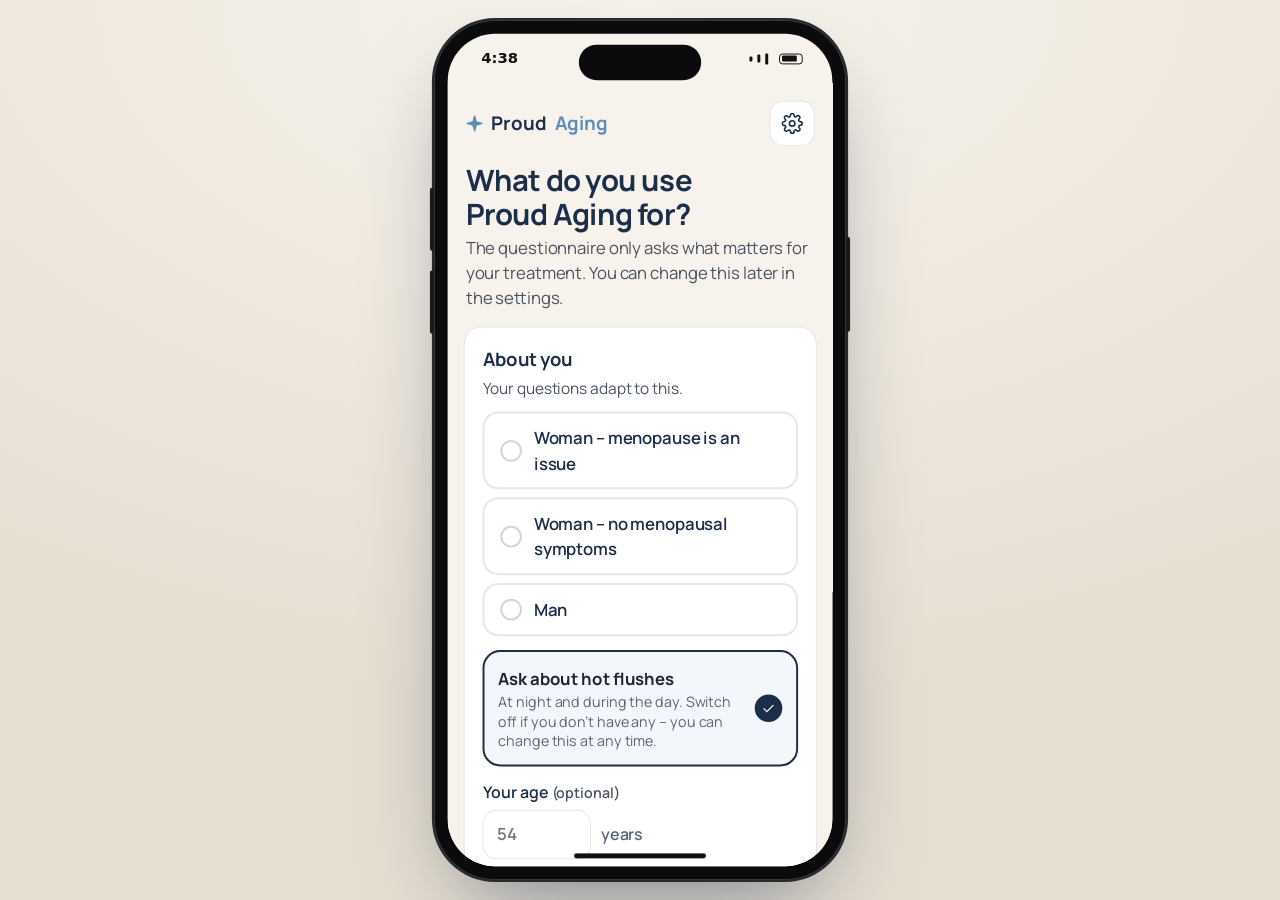
<file: proud-aging/index.html>
<!DOCTYPE html>
<html lang="de">
<head>
<meta charset="utf-8">
<meta name="viewport" content="width=device-width, initial-scale=1, viewport-fit=cover, interactive-widget=resizes-content">
<title>Proud Aging</title>
<meta name="description" content="Proud Aging – Ihr persönliches Tagebuch für Schlaf, Gewicht, Medikation und Befinden. Alle Daten bleiben auf Ihrem Handy.">
<meta name="theme-color" content="#F7F3EC">
<meta name="apple-mobile-web-app-capable" content="yes">
<meta name="mobile-web-app-capable" content="yes">
<meta name="apple-mobile-web-app-status-bar-style" content="default">
<meta name="apple-mobile-web-app-title" content="Proud Aging">
<link rel="manifest" href="manifest.webmanifest">
<link rel="icon" type="image/png" href="icons/favicon.png">
<link rel="apple-touch-icon" href="icons/apple-touch-icon.png">
<link rel="preload" href="fonts/manrope-latin-wght-normal.woff2" as="font" type="font/woff2" crossorigin>
<link rel="stylesheet" href="styles.css">
</head>
<body>
<main id="app" class="app" aria-live="polite"></main>
<dialog id="sheet" class="sheet"></dialog>
<div id="toast" class="toast" role="status" aria-live="polite"></div>
<noscript>Bitte JavaScript aktivieren.</noscript>
<script src="i18n.js"></script>
<script src="app.js"></script>
</body>
</html>
</file>
<file: proud-aging/styles.css>
@font-face{font-family:'Manrope';font-style:normal;font-weight:200 800;font-display:swap;src:url(fonts/manrope-latin-wght-normal.woff2) format('woff2');unicode-range:U+0000-00FF,U+0131,U+0152-0153,U+02BB-02BC,U+02C6,U+02DA,U+02DC,U+0304,U+0308,U+0329,U+2000-206F,U+20AC,U+2122,U+2191,U+2193,U+2212,U+2215,U+FEFF,U+FFFD}
@font-face{font-family:'Manrope';font-style:normal;font-weight:200 800;font-display:swap;src:url(fonts/manrope-latin-ext-wght-normal.woff2) format('woff2');unicode-range:U+0100-02BA,U+02BD-02C5,U+02C7-02CC,U+02CE-02D7,U+02DD-02FF,U+1E00-1E9F,U+2020,U+20A0-20AB,U+20AD-20C0,U+2113,U+2C60-2C7F,U+A720-A7FF}
:root{
  --bg:#F7F3EC;--card:#FFFFFF;--ink:#1E2633;--navy:#1C2E4A;--navy-2:#2B4266;--blue:#5B8DB8;--blue-d:#3A6A95;
  --c1:#DDE7F1;--c2:#EFE6D6;--c3:#D7E4EC;--c4:#E8DECF;--soft:#C9D6E3;
  --muted:#4B5361;--line:rgba(20,35,60,.11);--ok:#3E9B6A;--warn-bg:#FFF4D6;--warn-bd:#E9CF84;--warn-ink:#4A3A0A;--danger:#B3372C;
  --r:18px;--r-sm:12px;--shadow:0 10px 30px -18px rgba(20,30,50,.45);
  --font:'Manrope',system-ui,-apple-system,'Segoe UI',Roboto,sans-serif;
  --safe-b:env(safe-area-inset-bottom,0px);--safe-t:env(safe-area-inset-top,0px);
}
*{box-sizing:border-box;-webkit-tap-highlight-color:transparent}
html,body{margin:0;background:var(--bg);color:var(--ink);font:400 1rem/1.5 var(--font);-webkit-font-smoothing:antialiased;overscroll-behavior-y:none}
button,input,select,textarea{font:inherit;color:inherit}
:focus-visible{outline:3px solid var(--blue);outline-offset:2px;border-radius:8px}
h1,h2,h3{margin:0;color:var(--navy);letter-spacing:-.02em}
.app{max-width:560px;margin:0 auto;min-height:100dvh;padding:calc(var(--safe-t) + 8px) 16px calc(96px + var(--safe-b))}
/* Kopf */
.top{display:flex;align-items:center;justify-content:space-between;gap:12px;padding:10px 2px 14px;position:sticky;top:0;z-index:20;background:linear-gradient(var(--bg) 78%,rgba(247,243,236,0))}
.brand{display:flex;align-items:center;gap:8px;font-weight:700;font-size:1.12rem;color:var(--navy)}
.brand b{color:var(--blue);font-weight:700}
.brand .st{color:var(--blue);display:inline-grid}
.brand .st svg{width:18px;height:18px}
.iconbtn{all:unset;cursor:pointer;display:grid;place-items:center;width:44px;height:44px;border-radius:14px;background:var(--card);border:1px solid var(--line);color:var(--navy)}
.iconbtn svg{width:22px;height:22px}
.pagehead{margin:4px 2px 16px}
.pagehead h1{font-size:1.75rem;line-height:1.15}
.pagehead p{margin:4px 0 0;color:var(--muted)}
/* Karten */
.card{background:var(--card);border:1px solid var(--line);border-radius:var(--r);padding:18px;margin-bottom:12px}
.card h2{font-size:1.1rem;margin-bottom:2px}
.card .sub{margin:0 0 10px;color:var(--muted);font-size:.92rem}
.card.tint1{background:var(--c1);border-color:transparent}.card.tint2{background:var(--c2);border-color:transparent}
.card.tint3{background:var(--c3);border-color:transparent}.card.tint4{background:var(--c4);border-color:transparent}
.row{display:flex;align-items:center;justify-content:space-between;gap:12px}
.big{font-size:1.6rem;font-weight:700;color:var(--navy);letter-spacing:-.02em;line-height:1.15}
.muted{color:var(--muted)}.small{font-size:.9rem}
.kpis{display:grid;grid-template-columns:repeat(3,1fr);gap:8px;margin-bottom:12px}
.kpis.two{grid-template-columns:repeat(2,1fr)}
.kpi{background:var(--card);border:1px solid var(--line);border-radius:var(--r-sm);padding:12px}
.kpi span{display:block;font-size:.78rem;color:var(--muted);line-height:1.25}
.kpi strong{display:block;font-size:1.25rem;color:var(--navy);margin-top:4px;letter-spacing:-.02em}
/* Buttons */
.btn{all:unset;box-sizing:border-box;cursor:pointer;display:inline-flex;align-items:center;justify-content:center;gap:8px;min-height:48px;padding:12px 18px;border-radius:999px;background:var(--navy);color:#fff;font-weight:700;white-space:nowrap;text-align:center}
.btn:active{transform:scale(.98)}
.btn.light{background:var(--card);color:var(--navy);border:1px solid var(--line)}
.btn.ghost{background:transparent;color:var(--blue-d);padding:10px 4px;min-height:44px}
.btn.danger{background:var(--danger)}
.btn.full{width:100%}
.btn.sm{min-height:40px;padding:8px 14px;font-size:.92rem}
.btn svg{width:18px;height:18px}
.stack{display:grid;gap:10px}
/* Fällig-Banner */
.due{display:grid;grid-template-columns:auto 1fr;gap:12px;align-items:start;background:var(--warn-bg);border:1px solid var(--warn-bd);border-radius:var(--r);padding:16px;margin-bottom:12px;color:var(--warn-ink)}
.due .di{display:grid;place-items:center;width:40px;height:40px;border-radius:12px;background:#fff}
.due .di svg{width:20px;height:20px}
.due strong{display:block}.due p{margin:2px 0 10px;font-size:.92rem}
/* Medikamente */
.med{display:grid;grid-template-columns:1fr auto;gap:8px;align-items:center;padding:12px 0;border-bottom:1px solid var(--line)}
.med:last-child{border-bottom:0}
.med strong{display:block;color:var(--navy)}
.med .dose{font-weight:700;color:var(--blue-d)}
.chips{display:flex;flex-wrap:wrap;gap:6px;margin-top:6px}
.chip{font-size:.8rem;font-weight:600;padding:4px 10px;border-radius:10px;background:var(--bg);color:var(--muted)}
.check{all:unset;cursor:pointer;display:flex;align-items:center;gap:12px;width:100%;box-sizing:border-box;padding:12px 0;border-bottom:1px solid var(--line)}
.check:last-child{border-bottom:0}
.check .box{flex:none;display:grid;place-items:center;width:30px;height:30px;border-radius:10px;border:2px solid var(--soft);background:#fff;transition:background .15s,border-color .15s}
.check .box svg{width:18px;height:18px;opacity:0;color:#fff}
.check.on .box{background:var(--ok);border-color:var(--ok)}.check.on .box svg{opacity:1}
.check.on .ct{color:var(--muted)}
.check .ct strong{display:block;color:var(--navy)}
.check.on .ct strong{text-decoration:line-through;text-decoration-color:rgba(0,0,0,.25)}
.progress{height:8px;border-radius:8px;background:var(--bg);overflow:hidden;margin:8px 0 4px}
.progress i{display:block;height:100%;background:var(--ok);border-radius:8px;transition:width .25s}
/* Listen */
.list{list-style:none;margin:0;padding:0}
.list li{display:grid;grid-template-columns:1fr auto;gap:10px;align-items:center;padding:12px 0;border-bottom:1px solid var(--line)}
.list li:last-child{border-bottom:0}
.list .t{font-weight:600;color:var(--navy)}
.list .m{font-size:.88rem;color:var(--muted)}
.tag{display:inline-block;font-size:.8rem;font-weight:700;padding:2px 8px;border-radius:8px;margin-left:6px;vertical-align:1px}
.tag.ok{background:#DDF0E5;color:#1F6B45}.tag.no{background:#F1E3E0;color:#8A3B30}.tag.hot{background:var(--c2);color:#6B4E1E}
.edit{all:unset;cursor:pointer;display:grid;place-items:center;width:40px;height:40px;border-radius:12px;color:var(--muted)}
.edit svg{width:18px;height:18px}
.empty{text-align:center;color:var(--muted);padding:18px 8px}
/* Grafiken */
.chart{position:relative;margin-top:6px}
.chart svg{display:block;width:100%;height:auto;touch-action:pan-y}
.chart .gl{stroke:var(--line);stroke-width:1}
.chart .ax{font:500 11px var(--font);fill:var(--muted)}
.chart .goal{stroke:var(--blue);stroke-width:1.5;stroke-dasharray:5 5}
.chart .goalt{font:700 11px var(--font);fill:var(--blue-d)}
.chart .bar{fill:var(--soft)}.chart .bar.ok{fill:var(--navy)}.chart .bar.sel{fill:var(--blue)}
.chart .bar.hot{fill:#C9A36B}
.chart .line{fill:none;stroke:var(--navy);stroke-width:2.2;stroke-linejoin:round;stroke-linecap:round}
.chart .dot{fill:var(--navy);stroke:#fff;stroke-width:2}.chart .dot.sel{fill:var(--blue);r:6}
.chart .hit{fill:transparent;cursor:pointer}
.chartinfo{min-height:22px;margin-top:6px;font-size:.9rem;color:var(--navy);font-weight:600}
.chartinfo.muted{font-weight:400;color:var(--muted)}
.legend{display:flex;flex-wrap:wrap;gap:6px 16px;font-size:.85rem;color:var(--muted);margin-top:6px}
.legend span{display:inline-flex;align-items:center;gap:6px}
.legend i{width:12px;height:12px;border-radius:3px;background:var(--soft)}.legend i.ok{background:var(--navy)}
/* Tab-Leiste */
.tabbar{position:fixed;left:0;right:0;bottom:0;z-index:30;background:rgba(255,255,255,.94);backdrop-filter:blur(14px);-webkit-backdrop-filter:blur(14px);border-top:1px solid var(--line);padding:6px 6px calc(6px + var(--safe-b))}
.tabbar nav{max-width:560px;margin:0 auto;display:grid;grid-template-columns:repeat(5,1fr)}
.tab{all:unset;cursor:pointer;display:flex;flex-direction:column;align-items:center;gap:2px;padding:6px 2px;border-radius:12px;color:var(--muted);font-size:.8rem;font-weight:600;text-align:center;line-height:1.2}
.tab svg{width:24px;height:24px}
.tab[aria-current="page"]{color:var(--navy)}
.tab[aria-current="page"] .ti{background:var(--c1)}
.tab .ti{display:grid;place-items:center;width:52px;height:30px;border-radius:999px;transition:background .15s}
/* Bottom-Sheet */
dialog.sheet{border:0;padding:0;margin:auto 0 0;width:100%;max-width:100%;max-height:92dvh;border-radius:24px 24px 0 0;background:var(--bg);color:var(--ink)}
@media (min-width:600px){dialog.sheet{margin:auto;max-width:520px;border-radius:24px}}
dialog.sheet::backdrop{background:rgba(20,30,50,.45)}
dialog.sheet[open]{animation:up .22s ease}
@keyframes up{from{transform:translateY(30px);opacity:.6}to{transform:none;opacity:1}}
@media (prefers-reduced-motion:reduce){dialog.sheet[open]{animation:none}}
.sheet form{padding:18px 18px calc(18px + var(--safe-b));display:grid;gap:14px}
.sheet .grab{width:42px;height:5px;border-radius:5px;background:var(--soft);margin:0 auto -4px}
.sheet h2{font-size:1.3rem}
.field{display:grid;gap:6px}
.field>span{font-weight:600;font-size:.95rem;color:var(--navy)}
.field small{color:var(--muted);font-size:.85rem;margin-top:-2px}
.input{width:100%;min-height:48px;padding:11px 14px;border-radius:14px;border:1px solid var(--line);background:#fff;font-size:1rem}
.input:focus{outline:2px solid var(--blue);outline-offset:0;border-color:transparent}
.stepper{display:grid;grid-template-columns:52px 1fr 52px;align-items:center;background:#fff;border:1px solid var(--line);border-radius:14px;overflow:hidden}
.stepper button{all:unset;cursor:pointer;display:grid;place-items:center;height:52px;font-size:1.5rem;font-weight:600;color:var(--navy)}
.stepper button:active{background:var(--bg)}
.stepper output{text-align:center;font-size:1.35rem;font-weight:700;color:var(--navy)}
.seg{display:grid;grid-auto-flow:column;grid-auto-columns:1fr;gap:4px;padding:4px;border-radius:14px;background:#fff;border:1px solid var(--line)}
.seg label{position:relative;cursor:pointer}
.seg input{position:absolute;opacity:0;pointer-events:none}
.seg span{display:block;text-align:center;padding:10px 4px;border-radius:10px;font-weight:600;color:var(--muted);font-size:.95rem}
.seg input:checked+span{background:var(--navy);color:#fff}
.seg input:focus-visible+span{outline:3px solid var(--blue)}
.seg.scale span{font-size:1.05rem;padding:10px 0}
.scalehint{display:flex;justify-content:space-between;font-size:.78rem;color:var(--muted);margin-top:-2px}
.checks{display:flex;flex-wrap:wrap;gap:8px}
.checks label{cursor:pointer}
.checks input{position:absolute;opacity:0;pointer-events:none}
.checks span{display:inline-block;padding:9px 14px;border-radius:12px;border:1px solid var(--line);background:#fff;font-weight:600;color:var(--muted)}
.checks input:checked+span{background:var(--navy);border-color:var(--navy);color:#fff}
.checks input:focus-visible+span{outline:3px solid var(--blue)}
.actions{display:grid;grid-template-columns:1fr 1.4fr;gap:10px;margin-top:4px}
.actions.three{grid-template-columns:auto 1fr 1.4fr}
.err{color:var(--danger);font-size:.88rem;margin:-6px 0 0}
/* Toast */
.toast{position:fixed;left:50%;bottom:calc(92px + var(--safe-b));transform:translate(-50%,16px);opacity:0;z-index:60;display:flex;align-items:center;gap:10px;background:var(--ink);color:#fff;padding:12px 16px 12px 12px;border-radius:14px;box-shadow:var(--shadow);transition:opacity .2s,transform .2s;pointer-events:none;max-width:calc(100% - 32px);font-size:.95rem}
.toast.show{opacity:1;transform:translate(-50%,0)}
.toast .tk{display:grid;place-items:center;width:28px;height:28px;border-radius:50%;background:var(--ok);flex:none}
.toast .tk svg{width:16px;height:16px}
/* Einstellungen */
.setrow{display:grid;gap:8px}
.lang{display:grid;grid-template-columns:repeat(3,1fr);gap:6px}
.lang button{all:unset;cursor:pointer;text-align:center;padding:10px;border-radius:12px;border:1px solid var(--line);background:#fff;font-weight:700;color:var(--muted)}
.lang button[aria-pressed="true"]{background:var(--navy);color:#fff;border-color:var(--navy)}
.foot{font-size:.82rem;color:var(--muted);text-align:center;padding:8px 8px 0}
.foot a{color:inherit}
/* Installationshinweis */
.install{display:grid;grid-template-columns:auto 1fr;gap:12px;align-items:start;background:var(--navy);color:#fff;border-radius:var(--r);padding:16px;margin-bottom:12px}
.install .di{display:grid;place-items:center;width:40px;height:40px;border-radius:12px;background:rgba(255,255,255,.14)}
.install .di svg{width:20px;height:20px}
.install p{margin:2px 0 10px;font-size:.92rem;opacity:.85}
.install .btn{background:#fff;color:var(--navy)}
.install .btn.ghost{background:transparent;color:#fff;opacity:.8}
.welcome{background:var(--c1);border-radius:var(--r);padding:16px;margin-bottom:12px;color:var(--navy);font-size:.95rem}
/* Bericht */
.report h1{font-size:1.5rem}
.report .tw{overflow-x:auto;-webkit-overflow-scrolling:touch;margin:0 -4px;padding:0 4px}
.report table{width:100%;min-width:300px;border-collapse:collapse;font-size:.9rem;margin-top:6px}
.report th,.report td{text-align:left;padding:6px 6px 6px 0;border-bottom:1px solid var(--line);vertical-align:top}
.report th{font-size:.8rem;line-height:1.25;color:var(--muted);font-weight:600}
.report .sect{margin-top:18px}
.report h2{font-size:1.1rem;margin-bottom:4px}
.report .sum{margin:2px 0 4px;color:var(--ink)}
.report .meta{color:var(--muted);font-size:.9rem;margin:4px 0 0}
.noprint{}
@media print{
  body{background:#fff}
  .top,.tabbar,.noprint,.toast{display:none!important}
  .app{max-width:none;padding:0}
  .card{border:0;padding:0}
  .report table{font-size:10pt}
}

.report table{table-layout:fixed}
.report th,.report td{overflow-wrap:anywhere;hyphens:auto}

/* ---------- Fragebogen & zwei Bereiche ---------- */
.tabbar nav.two{grid-template-columns:1fr 1fr;max-width:420px}
.tab .ti{width:64px}
.hero-card{background:var(--navy);color:#fff;border-radius:22px;padding:22px;margin-bottom:12px}
.hero-card h2{color:#fff;font-size:1.35rem;margin:12px 0 4px}
.hero-card p{margin:0 0 16px;opacity:.85}
.hero-card .hc-i{background:rgba(255,255,255,.14);color:#fff}
.hero-card .btn.big{background:#fff;color:var(--navy);min-height:56px;font-size:1.05rem}
.hero-card .btn.light{background:rgba(255,255,255,.12);color:#fff;border-color:rgba(255,255,255,.3)}
.hero-card .btn.ghost{color:#fff;opacity:.85;margin-top:4px}
.hero-card.done{background:var(--c1);color:var(--navy)}
.hero-card.done h2{color:var(--navy)}.hero-card.done .hc-i{background:var(--ok);color:#fff}
.hero-card.done .btn.light{background:#fff;color:var(--navy);border-color:var(--line)}
.hero-card.done .btn.ghost{color:var(--blue-d)}
.hc-i{display:inline-grid;place-items:center;width:44px;height:44px;border-radius:14px;background:var(--c1);color:var(--navy)}
.hc-i svg{width:22px;height:22px}
.hc-i.big{width:72px;height:72px;border-radius:24px;background:var(--ok);color:#fff}.hc-i.big svg{width:36px;height:36px}
.data-card{all:unset;box-sizing:border-box;cursor:pointer;display:grid;grid-template-columns:auto 1fr auto;gap:14px;align-items:center;width:100%;background:var(--card);border:1px solid var(--line);border-radius:22px;padding:18px}
.data-card strong{display:block;color:var(--navy);font-size:1.1rem}.data-card small{color:var(--muted);font-size:.9rem}
.data-card .arr{font-size:1.8rem;color:var(--muted);line-height:1}
.dtabs{display:grid;grid-template-columns:repeat(4,1fr);gap:4px;padding:4px;background:var(--card);border:1px solid var(--line);border-radius:14px;margin-bottom:14px}
.dtabs button{all:unset;cursor:pointer;text-align:center;padding:10px 2px;border-radius:10px;font-weight:700;font-size:.85rem;color:var(--muted)}
.dtabs button[aria-selected="true"]{background:var(--navy);color:#fff}
.fday{font-weight:700;color:var(--navy)}
.fprog{margin:2px 2px 18px}
.fprog .bar{height:6px;border-radius:6px;background:var(--soft);overflow:hidden}
.fprog .bar i{display:block;height:100%;background:var(--navy);border-radius:6px;transition:width .25s}
.fprog span{display:block;margin-top:6px;font-size:.85rem;color:var(--muted);font-weight:600}
.fq{min-height:52dvh}
.fq h1{font-size:1.6rem;line-height:1.2;margin:0 0 8px}
.fq>.muted{margin:0 0 18px}
.fq .card{margin-top:10px}
.fpre{display:inline-block;font-size:.8rem;font-weight:700;letter-spacing:.02em;padding:4px 10px;border-radius:999px;background:var(--warn-bg);border:1px solid var(--warn-bd);color:var(--warn-ink);margin-bottom:10px}
.bigchoice{display:grid;gap:12px;margin-top:22px}
.choice{all:unset;box-sizing:border-box;cursor:pointer;display:flex;flex-direction:column;align-items:center;justify-content:center;gap:2px;min-height:68px;padding:12px;border-radius:18px;background:var(--card);border:2px solid var(--line);font-size:1.25rem;font-weight:700;color:var(--navy);text-align:center;transition:background .15s,border-color .15s,transform .1s}
.choice:active{transform:scale(.98)}
.choice.on{background:var(--navy);border-color:var(--navy);color:#fff}
.scale5{display:grid;grid-template-columns:repeat(5,1fr);gap:8px;margin-top:22px}
.scale5 .choice{min-height:92px;padding:10px 2px}
.scale5 .choice b{font-size:1.5rem}
.scale5 .choice small{font-size:.74rem;font-weight:600;line-height:1.15;opacity:.8;hyphens:auto;overflow-wrap:anywhere}
.bigstep{display:grid;grid-template-columns:76px 1fr 76px;align-items:center;margin-top:26px;background:var(--card);border:1px solid var(--line);border-radius:22px;overflow:hidden}
.bigstep button{all:unset;cursor:pointer;display:grid;place-items:center;height:92px;font-size:2.2rem;font-weight:600;color:var(--navy)}
.bigstep button:active{background:var(--bg)}
.bigstep output{text-align:center;font-size:2.2rem;font-weight:800;color:var(--navy);letter-spacing:-.02em}
.input.big-in{font-size:1.5rem;font-weight:700;min-height:64px;text-align:center}
textarea.input{min-height:110px;resize:vertical}
.fnav{position:sticky;bottom:0;display:grid;grid-template-columns:1fr 1.6fr;gap:10px;padding:14px 0 calc(14px + var(--safe-b));background:linear-gradient(rgba(247,243,236,0),var(--bg) 30%)}
.fnav>span{display:block}
.fnav .btn{min-height:56px;font-size:1.05rem}
.btn[disabled]{opacity:.35;cursor:not-allowed}
.sumlist li .m{font-size:.85rem}
.sumlist li .t{font-weight:700}
.donep{min-height:80dvh;display:flex;flex-direction:column;align-items:center;justify-content:center;text-align:center;gap:12px;padding:20px}
.donep h1{font-size:2rem}.donep p{color:var(--muted);margin:0 0 12px}
.app.formmode{padding-bottom:0;display:flex;flex-direction:column;min-height:100dvh}
.app.formmode .fq{flex:1;min-height:0}
.app.formmode .fnav{margin-top:auto}
/* setup modules */
.coderow{display:flex;gap:8px;margin-top:8px}.coderow .input{flex:1;min-width:0;text-transform:uppercase;letter-spacing:.06em}.coderow .btn{flex:none}
.modc{display:block;margin-bottom:10px;cursor:pointer}.modc input{position:absolute;opacity:0;pointer-events:none}
.modc .mc{display:grid;grid-template-columns:44px 1fr 28px;gap:12px;align-items:center;background:#fff;border:2px solid transparent;border-radius:18px;padding:14px;transition:border-color .15s,background .15s}
.modc .mc strong{display:block;font-size:1rem}.modc .mc small{display:block;color:#5c6577;font-size:.85rem;line-height:1.35;margin-top:2px}
.modc .hc-i{width:44px;height:44px;border-radius:14px;background:#E6EEF6;display:grid;place-items:center;color:var(--navy,#1C2E4A)}.modc .hc-i svg{width:22px;height:22px}
.modc .tick{width:28px;height:28px;border-radius:50%;border:2px solid #cfd5de;display:grid;place-items:center;color:transparent}.modc .tick svg{width:16px;height:16px}
.modc input:checked+.mc{border-color:#1C2E4A;background:#F3F6FA}.modc input:checked+.mc .tick{background:#1C2E4A;border-color:#1C2E4A;color:#fff}
.modc input:focus-visible+.mc{outline:3px solid #5B8DB8;outline-offset:2px}
.modc.sub{margin-left:28px}.modc.sub .mc{padding:10px 14px}
/* smileys */
.fc{display:inline-grid;place-items:center;width:40px;height:40px;line-height:0}.fc svg{width:100%;height:100%}
.fc1{color:#B3372C}.fc2{color:#C9762B}.fc3{color:#8A8F99}.fc4{color:#4F8F5F}.fc5{color:#2E7D4F}
.fc.sm{width:30px;height:30px;flex:none}
.scale5 .choice{display:flex;flex-direction:column;align-items:center;justify-content:center;gap:6px}
.scale5 .choice.on .fc,.scale5 .choice[aria-pressed=true] .fc{color:inherit}
.mrow{display:flex;gap:12px;align-items:center;min-width:0}
.kf{display:flex;align-items:center;gap:8px}
.sugg{margin-top:6px;background:#fff;border:1px solid #dfe4ea;border-radius:14px;overflow:hidden;box-shadow:0 8px 24px rgba(28,46,74,.12)}
.sugg button{display:block;width:100%;text-align:left;background:none;border:0;border-top:1px solid #eef1f4;padding:11px 14px;font:inherit;color:#1C2E4A;cursor:pointer}
.sugg button:first-child{border-top:0}.sugg button:active,.sugg button:hover{background:#F3F6FA}
.sugg strong{display:block;font-size:.98rem}.sugg small{display:block;color:#5c6577;font-size:.8rem;margin-top:1px}

/* --- leichter lesbar --- */
html{font-size:17px}html.bigtext{font-size:19.5px}
@media (max-width:360px){html{font-size:16px}html.bigtext{font-size:18px}}
.btn{min-height:50px}
.bigchoice.col{grid-template-columns:1fr!important;display:grid;gap:10px}.bigchoice.col .choice{min-height:64px;font-size:1.05rem;text-align:left;padding:14px 18px}
.alert{margin-top:16px;background:#FDECEA;border:1px solid #E8B4AE;border-radius:18px;padding:16px;color:#5A1D17}.alert strong{display:block;margin-bottom:12px}.alert .btn{background:#B3372C;color:#fff}
.install p{white-space:normal;line-height:1.5}
/* --- Ästhetik --- */
.recall{display:flex;gap:14px;background:linear-gradient(135deg,#F6E7E4,#F3ECF7);border-radius:22px;padding:18px;margin:0 0 14px;color:#3B2230}
.recall .hc-i{flex:none;width:46px;height:46px;border-radius:15px;background:#fff;color:#A0526B;display:grid;place-items:center}.recall .hc-i svg{width:24px;height:24px}
.recall strong{font-size:1.08rem}.recall p{margin:4px 0 12px;line-height:1.45}
.row2{display:flex;gap:8px;flex-wrap:wrap}.row2 .btn{flex:1 1 auto;min-width:120px}.row2 .btn svg,.alert .btn svg{width:18px;height:18px;margin-right:6px}
.recall .btn:not(.light){background:#7E3A55;color:#fff}
.aesdot{flex:none;width:30px;height:30px;border-radius:50%;background:#F6E7E4;color:#A0526B;display:grid;place-items:center}.aesdot svg{width:17px;height:17px}
/* --- Fortschritte --- */
.prog{margin:4px 0 14px}.prog h2{margin:0 2px 2px;font-size:1.15rem}.prog>.muted{margin:0 2px 10px}
.ptiles{display:grid;grid-template-columns:1fr 1fr;gap:10px}
.ptile{position:relative;border-radius:20px;padding:14px 14px 12px;min-height:118px;display:flex;flex-direction:column;overflow:hidden;animation:pop .5s cubic-bezier(.2,.8,.2,1) both}
.ptile:nth-child(2){animation-delay:.08s}.ptile:nth-child(3){animation-delay:.16s}.ptile:nth-child(4){animation-delay:.24s}
.ptile strong{font-size:1.55rem;line-height:1.1;color:var(--navy);display:flex;align-items:center;gap:6px;letter-spacing:-.01em}
.ptile span{font-size:.85rem;line-height:1.3;color:#3d4554;margin-top:4px}
.ptile .spark{position:absolute;left:0;right:0;bottom:0;width:100%;height:34px;opacity:.85}.ptile:has(.spark){padding-bottom:40px}
.ptile .ring{position:absolute;right:10px;top:10px;width:38px;height:38px}
.ptile.c1{background:#E3ECF5}.ptile.c2{background:#E4F0E6}.ptile.c3{background:#F8EADB}.ptile.c4{background:#ECE8F4}
@keyframes pop{from{opacity:0;transform:translateY(8px) scale(.97)}to{opacity:1;transform:none}}
@media (prefers-reduced-motion:reduce){.ptile,.streak{animation:none}}
/* --- Weg / Timeline --- */
.journey h2{margin-bottom:12px}.journey ol{list-style:none;margin:0;padding:0;position:relative}
.journey ol:before{content:"";position:absolute;left:17px;top:8px;bottom:8px;width:2px;background:rgba(28,46,74,.12)}
.journey li{display:flex;gap:12px;align-items:flex-start;padding:6px 0;position:relative}
.journey .jd{flex:none;width:36px;height:36px;border-radius:50%;background:#E3ECF5;color:var(--navy);display:grid;place-items:center;position:relative;z-index:1;border:3px solid #fff}
.journey .jd svg{width:17px;height:17px}.journey small{display:block;color:var(--muted);font-size:.8rem}.journey strong{display:block;font-weight:600;line-height:1.35}
.journey li.gold .jd{background:#FBEFC9;color:#9A6B00}.journey li.rose .jd{background:#F6E7E4;color:#A0526B}.journey li.green .jd{background:#E4F0E6;color:#2E7D4F}
.journey li.fut .jd{background:#fff;border:2px dashed #A0526B;color:#A0526B}.journey li.fut strong{color:#7E3A55}
/* --- Serie --- */
.streak{display:flex;gap:12px;align-items:center;text-align:left;background:#FBF3DC;border-radius:18px;padding:14px 16px;margin:4px 0 18px;animation:pop .6s .15s both}
.streak .sb{flex:none;width:42px;height:42px;border-radius:50%;background:#F2C94C;color:#fff;display:grid;place-items:center}.streak .sb svg{width:22px;height:22px}
.streak strong{font-size:1.05rem;color:#4A3A0A}.streak p{margin:2px 0 0;color:#5B4A1A;font-size:.92rem}
.streak.big .sb{animation:spin 1.2s .3s ease-out both}@keyframes spin{from{transform:rotate(-180deg) scale(.4)}to{transform:none}}
.field[hidden]{display:none}
.dtabs.many{display:flex!important;flex-wrap:wrap;gap:6px;padding:6px}.dtabs.many button{flex:1 1 auto;padding:10px 12px;min-width:0}
/* --- Startseite --- */
.homehead{display:flex;justify-content:space-between;align-items:flex-start;gap:12px;margin:6px 2px 16px}
.homehead h1{margin:0;font-size:1.75rem;line-height:1.15;letter-spacing:-.02em;color:var(--navy)}.homehead p{margin:4px 0 0;color:var(--muted)}
.chip{flex:none;display:inline-flex;align-items:center;gap:5px;background:#FBF3DC;color:#7A5A00;font-weight:800;border-radius:999px;padding:7px 12px 7px 9px;margin-top:4px}.chip svg{width:16px;height:16px;color:#E0A800}
.donebar{display:flex;align-items:center;gap:12px;background:#E4F0E6;border-radius:20px;padding:14px;margin-bottom:14px}
.donebar .hc-i{flex:none;width:40px;height:40px;border-radius:13px;background:var(--ok);color:#fff;display:grid;place-items:center}.donebar .hc-i svg{width:20px;height:20px}
.donebar div{flex:1;min-width:0}.donebar strong{display:block;color:#1F4D33}.donebar small{display:block;color:#35513F;font-size:.82rem;line-height:1.35;margin-top:2px}
.donebar .btn{flex:none;min-height:40px;background:#fff}
.linkbtn{all:unset;cursor:pointer;display:flex;align-items:center;justify-content:center;gap:8px;width:100%;box-sizing:border-box;padding:14px;color:var(--blue-d);font-weight:700}
.linkbtn svg{width:18px;height:18px}
.journey .linkbtn{padding:10px 0 2px}
.chip{font-size:1rem;padding:8px 14px 8px 10px}.chip svg{width:18px;height:18px}
.ptile.c5{background:#F6E7E4}
.wchips{display:flex;flex-wrap:wrap;gap:8px;margin-top:18px}.wchips.ro{margin-top:4px}
.wchip{all:unset;box-sizing:border-box;cursor:pointer;display:inline-flex;align-items:center;gap:6px;min-height:48px;padding:10px 16px;border-radius:999px;background:#fff;border:2px solid var(--line);font-weight:600;color:var(--navy)}
.wchip svg{width:16px;height:16px}.wchip.on{background:#7E3A55;border-color:#7E3A55;color:#fff}.wchips.ro .wchip{min-height:0;padding:7px 13px;cursor:default;font-size:.9rem}
.skrow{display:flex;align-items:center;gap:12px}.skrow strong{display:block}.skrow small{display:block}
.skbar{display:flex;align-items:flex-end;gap:5px;height:56px;margin-top:14px}.skbar i{flex:1;border-radius:6px 6px 3px 3px;background:currentColor;opacity:.85;min-height:6px}
/* --- Praxis-Modus --- */
.pmbar{position:sticky;top:0;z-index:30;display:flex;justify-content:space-between;align-items:center;gap:10px;background:#1C2E4A;color:#fff;margin:0 -16px 10px;padding:10px 16px;font-weight:700;font-size:.9rem}
.pmbar span{display:flex;align-items:center;gap:8px}.pmbar svg{width:16px;height:16px;color:#F2C94C}
.pmbar button{all:unset;cursor:pointer;background:rgba(255,255,255,.16);padding:7px 12px;border-radius:999px;font-size:.85rem}
.pmhead{display:flex;justify-content:space-between;align-items:flex-start;gap:12px;background:#1C2E4A;color:#fff;margin:0 -16px 16px;padding:22px 16px 20px;border-radius:0 0 26px 26px}
.pmhead small{color:#F2C94C;font-weight:800;letter-spacing:.08em;text-transform:uppercase;font-size:.75rem}
.pmhead h1{margin:4px 0 2px;font-size:1.6rem;color:#fff}.pmhead p{margin:0;color:rgba(255,255,255,.75);font-size:.9rem}
.pmhead .btn{flex:none;min-height:40px;background:#fff;color:#1C2E4A}
.ptls{display:grid;grid-template-columns:1fr 1fr;gap:10px;margin-bottom:14px}
.ptl{all:unset;box-sizing:border-box;cursor:pointer;background:#fff;border-radius:20px;padding:16px 14px;display:flex;flex-direction:column;gap:10px;min-height:128px;box-shadow:0 1px 0 rgba(28,46,74,.05)}
.ptl:active{transform:scale(.98)}
.ptl .hc-i{width:42px;height:42px;border-radius:14px;background:#E3ECF5;color:#1C2E4A;display:grid;place-items:center}.ptl .hc-i svg{width:21px;height:21px}
.ptl strong{display:block;color:#1C2E4A;font-size:1rem;line-height:1.25}.ptl small{display:block;color:var(--muted);font-size:.8rem;margin-top:3px;line-height:1.3}
.ptl:nth-child(1) .hc-i{background:#E4F0E6;color:#2E7D4F}.ptl:nth-child(2) .hc-i{background:#F8EADB;color:#9A5B1E}.ptl:nth-child(4) .hc-i{background:#F6E7E4;color:#A0526B}
.apptc{display:flex;gap:12px;align-items:center;background:#1C2E4A;color:#fff;border-radius:20px;padding:14px 16px;margin-bottom:12px}
.apptc .hc-i{flex:none;width:42px;height:42px;border-radius:13px;background:rgba(255,255,255,.14);display:grid;place-items:center}.apptc .hc-i svg{width:20px;height:20px}
.apptc small{display:block;color:#F2C94C;font-weight:700;font-size:.8rem}.apptc strong{display:block;font-size:1.02rem}.apptc span{display:block;color:rgba(255,255,255,.8);font-size:.88rem}
.pnote{background:#FFF8E6;border-left:4px solid #F2C94C;border-radius:14px;padding:12px 14px;margin-bottom:12px}
.pnote small{display:block;color:#7A5A00;font-weight:800;font-size:.78rem}.pnote p{margin:4px 0 0;color:#3D3214;line-height:1.45}
.pbadge{display:inline-block;vertical-align:middle;background:#1C2E4A;color:#fff;font-size:.68rem;font-weight:800;padding:2px 7px;border-radius:999px;margin-left:4px;letter-spacing:.02em}
.sugg{max-height:min(52vh,420px);overflow-y:auto;-webkit-overflow-scrolling:touch}
.sugg .sdose{display:inline-block;margin-left:6px;background:#E3ECF5;color:#1C2E4A;border-radius:999px;padding:1px 9px;font-size:.85rem;font-weight:800}
/* --- Zeitraum & Verlauf --- */
.rng{display:grid;grid-template-columns:repeat(3,1fr);gap:4px;background:#fff;border-radius:14px;padding:4px;margin:0 0 12px}
.rng button{all:unset;cursor:pointer;text-align:center;padding:9px 4px;border-radius:10px;font-weight:700;font-size:.88rem;color:var(--muted)}
.rng button[aria-pressed=true]{background:#1C2E4A;color:#fff}
.chart .mk{stroke:#7E3A55;stroke-width:1.2;stroke-dasharray:3 3;opacity:.7}
.chart .mkt{font-size:9px;font-weight:800;fill:#7E3A55}
/* --- Serie --- */
.chip{border:0;cursor:pointer;font:inherit;font-weight:800}.chip svg{width:18px;height:18px;color:#E8590C}
.stc{background:#fff;border-radius:22px;padding:16px 16px 8px;margin-bottom:14px;box-shadow:0 1px 0 rgba(28,46,74,.04)}
.st-top{display:flex;gap:14px;align-items:center}
.st-fl{position:relative;flex:none;width:64px;height:64px;border-radius:20px;background:linear-gradient(160deg,#FFB547,#F76B1C);color:#fff;display:grid;place-items:center}
.st-fl svg{position:absolute;width:44px;height:44px;opacity:.35;color:#fff}.st-fl b{position:relative;font-size:1.6rem;line-height:1;font-weight:800}
.stc.zero .st-fl{background:#EEE7DC;color:#9A8F80}
.st-txt strong{display:block;font-size:1.12rem;color:#1C2E4A}.st-txt span{display:block;color:var(--muted);font-size:.9rem;line-height:1.35;margin-top:2px}.st-txt small{display:block;color:#B4560F;font-weight:700;font-size:.8rem;margin-top:4px}
.st-week{display:grid;grid-template-columns:repeat(7,1fr);gap:4px;margin:14px 0 4px;text-align:center}
.st-d small{display:block;font-size:.72rem;font-weight:700;color:var(--muted);margin-bottom:5px}
.st-d i{display:grid;place-items:center;width:34px;height:34px;margin:0 auto;border-radius:50%;background:#F1ECE4}
.st-d i svg{width:16px;height:16px;color:#fff}
.st-d.on i{background:linear-gradient(160deg,#FFB547,#F76B1C)}
.st-d.today i{box-shadow:0 0 0 2.5px #F76B1C inset}.st-d.today small{color:#B4560F}
.st-d.on.today i{box-shadow:none}
.st-d.fut i{background:transparent;border:1.5px dashed #DDD3C4}
.stc .linkbtn{padding:10px 0 8px}
/* Kalender */
.cal-k{display:grid;grid-template-columns:repeat(3,1fr);gap:8px;margin:4px 0 14px}
.cal-k div{background:#fff;border-radius:16px;padding:10px;text-align:center}.cal-k b{display:block;font-size:1.4rem;color:#1C2E4A}.cal-k span{font-size:.75rem;color:var(--muted);font-weight:700}
#calbox{background:#fff;border-radius:18px;padding:12px}
.cal-h{display:flex;justify-content:space-between;align-items:center;margin-bottom:8px}.cal-h strong{color:#1C2E4A}
.cal-n{all:unset;cursor:pointer;width:36px;height:36px;border-radius:50%;display:grid;place-items:center;background:#F7F3EC;font-weight:800;color:#1C2E4A}.cal-n[disabled]{opacity:.3;cursor:default}
.cal-g{display:grid;grid-template-columns:repeat(7,1fr);gap:4px;text-align:center}
.cal-wd{font-size:.72rem;font-weight:700;color:var(--muted);padding:4px 0}
.cal-d{display:grid;place-items:center;height:38px;border-radius:50%;font-weight:600;font-size:.9rem;color:#1C2E4A;width:38px;margin:0 auto}
.cal-d.on{background:linear-gradient(160deg,#FFB547,#F76B1C);color:#fff;font-weight:800}
.cal-d.today{box-shadow:0 0 0 2px #1C2E4A inset}.cal-d.fut{color:#C9C2B6}
.cal-sum{margin:10px 2px 0;color:var(--muted);font-size:.88rem;text-align:center}
.cal-ms-t{margin:16px 2px 8px;font-weight:700;color:#1C2E4A;font-size:.92rem}
.cal-ms{display:flex;gap:6px;flex-wrap:wrap;margin-bottom:6px}
.ms{display:inline-flex;align-items:center;gap:3px;padding:6px 11px;border-radius:999px;background:#F1ECE4;color:#9A8F80;font-weight:800;font-size:.85rem}
.ms svg{width:14px;height:14px}.ms.got{background:#FFF0E0;color:#B4560F}
/* --- Serie im Proud-Aging-Design --- */
.chip{background:#EFE6D6;color:#1C2E4A}.chip svg{color:#5B8DB8}
.st-fl{background:#1C2E4A;color:#fff;border-radius:20px}
.st-fl svg{width:20px;height:20px;opacity:1;color:#9CC0E0;top:7px;right:7px;position:absolute}
.st-fl b{font-size:1.7rem}
.stc.zero .st-fl{background:#EFE6D6;color:#8A8F99}.stc.zero .st-fl svg{color:#C9BBA3}
.st-txt small{color:#3A6A95}
.st-d i{background:#F1ECE4}
.st-d.on i{background:#1C2E4A}
.st-d.today i{box-shadow:0 0 0 2.5px #5B8DB8 inset}.st-d.today small{color:#3A6A95}
.st-d.on.today i{background:#5B8DB8;box-shadow:none}
.st-d.fut i{border-color:#E3DACB}
.cal-d.on{background:#DDE7F1;color:#1C2E4A;font-weight:800}
.cal-d.today{box-shadow:0 0 0 2px #1C2E4A inset}
.cal-d.on.today{background:#1C2E4A;color:#fff}
.ms.got{background:#1C2E4A;color:#fff}.ms.got svg{color:#9CC0E0}
.ms{background:#F1ECE4;color:#9A8F80}
/* --- aufgeräumte Startseite --- */
.st-done{display:flex;gap:10px;align-items:center;background:#EEF5EF;border-radius:16px;padding:10px 12px;margin:14px 0 2px}
.st-done>span{flex:none;width:30px;height:30px;border-radius:50%;background:#3E9B6A;color:#fff;display:grid;place-items:center}.st-done>span svg{width:16px;height:16px}
.st-done p{flex:1;margin:0;font-size:.82rem;line-height:1.35;color:#35513F}.st-done strong{color:#1F4D33}
.st-done .btn{flex:none;min-height:36px;padding:0 12px;background:#fff;font-size:.85rem}
/* --- Handy-Rahmen für große Bildschirme --- */
body.pf-body{margin:0;min-height:100vh;background:radial-gradient(1200px 700px at 50% 0%,#F7F3EC,#E6DED1);display:grid;place-items:center;overflow:hidden}
.pf-wrap{display:grid;place-items:center;width:100vw;height:100vh}
.pf-phone{width:418px;height:872px;flex:none;border-radius:62px;background:#0B0B0D;padding:14px;box-shadow:0 0 0 2px #2A2A2E,0 40px 90px -30px rgba(28,46,74,.55),inset 0 0 0 1px #3A3A40;transform-origin:center center;position:relative}
.pf-phone::before,.pf-phone::after{content:"";position:absolute;background:#1A1A1D;border-radius:3px}
.pf-phone::before{left:-4px;top:170px;width:4px;height:64px;box-shadow:0 84px 0 #1A1A1D}
.pf-phone::after{right:-4px;top:220px;width:4px;height:96px}
.pf-screen{position:relative;width:390px;height:844px;border-radius:48px;overflow:hidden;background:#F7F3EC;display:flex;flex-direction:column}
.pf-status{flex:none;height:50px;display:flex;align-items:center;justify-content:space-between;padding:0 30px 0 34px;font:600 15px/1 system-ui,-apple-system,sans-serif;color:#111;position:relative;z-index:2}
.pf-island{position:absolute;left:50%;top:11px;transform:translateX(-50%);width:124px;height:36px;border-radius:20px;background:#0B0B0D}
.pf-icons{display:flex;align-items:center;gap:5px}.pf-icons i{width:3px;background:#111;border-radius:1px;display:block}
.pf-icons i:nth-child(1){height:5px}.pf-icons i:nth-child(2){height:8px}.pf-icons i:nth-child(3){height:11px}
.pf-icons b{width:24px;height:11px;border:1.5px solid #111;border-radius:3.5px;margin-left:6px;position:relative;display:block}
.pf-icons b::after{content:"";position:absolute;inset:1.5px;width:70%;background:#111;border-radius:1px}
.pf-screen iframe{flex:1;width:100%;border:0;display:block;background:#F7F3EC}
.pf-home{position:absolute;left:50%;bottom:8px;transform:translateX(-50%);width:134px;height:5px;border-radius:3px;background:#111;z-index:3;pointer-events:none}
.st-done p{display:-webkit-box;-webkit-line-clamp:2;-webkit-box-orient:vertical;overflow:hidden}
/* --- schlanke Startseite --- */
.todayok{display:flex;gap:12px;align-items:center;background:#fff;border-radius:22px;padding:16px;margin-bottom:14px}
.todayok .ok{flex:none;width:48px;height:48px;border-radius:16px;background:#3E9B6A;color:#fff;display:grid;place-items:center}.todayok .ok svg{width:24px;height:24px}
.todayok>div{flex:1;min-width:0}.todayok strong{display:block;font-size:1.1rem;color:#1C2E4A}
.stline{all:unset;cursor:pointer;display:inline-flex;align-items:center;gap:5px;margin-top:4px;color:#3A6A95;font-weight:700;font-size:.92rem}.stline svg{width:15px;height:15px;color:#5B8DB8}
.todayok .btn{flex:none;min-height:40px;background:#F7F3EC}
.hero-st{display:flex;align-items:center;justify-content:center;gap:6px;margin:12px 0 0;font-size:.9rem;color:#C9D8E8;font-weight:600}.hero-st svg{width:15px;height:15px;color:#9CC0E0}
.overlink{all:unset;box-sizing:border-box;cursor:pointer;display:flex;align-items:center;gap:14px;width:100%;background:#fff;border-radius:22px;padding:16px;margin-bottom:14px}
.overlink .hc-i{flex:none;width:46px;height:46px;border-radius:15px;background:#E3ECF5;color:#1C2E4A;display:grid;place-items:center}.overlink .hc-i svg{width:22px;height:22px}
.overlink strong{display:block;font-size:1.05rem;color:#1C2E4A}.overlink small{display:block;color:var(--muted);font-size:.88rem;margin-top:2px}
.overlink span:nth-child(2){flex:1}.overlink .arr{font-size:1.3rem;color:#5B8DB8;font-weight:700}
.rngdelta{margin:8px 2px 0;color:var(--muted);font-size:.9rem}.rngdelta strong{color:#1C2E4A}
/* --- Meine Daten: Kacheln --- */
.hub{display:grid;grid-template-columns:1fr 1fr;gap:10px;margin-bottom:12px}
.hubt{all:unset;box-sizing:border-box;cursor:pointer;border-radius:22px;padding:16px 14px;display:flex;flex-direction:column;align-items:flex-start;gap:4px;min-height:150px;background:#fff;transition:transform .12s}
.hubt:active{transform:scale(.98)}
.hubt .hb-i{width:40px;height:40px;border-radius:13px;display:grid;place-items:center;background:rgba(255,255,255,.75);color:#1C2E4A;margin-bottom:8px}.hubt .hb-i svg{width:20px;height:20px}
.hubt .hb-n{font-weight:700;color:#1C2E4A;font-size:.95rem}
.hubt strong{font-size:1.45rem;line-height:1.15;color:#1C2E4A;letter-spacing:-.01em;display:flex;align-items:center;gap:6px}
.hubt small{font-size:.8rem;color:var(--muted);line-height:1.3}.hubt small.up{color:#2E7D4F;font-weight:700}
.hubt.c1{background:#E3ECF5}.hubt.c2{background:#E4F0E6}.hubt.c3{background:#EEF1F6}.hubt.c4{background:#ECE8F4}.hubt.c5{background:#F6E7E4}
.hubt.c5 strong{font-size:1.05rem}
.hubst{all:unset;box-sizing:border-box;cursor:pointer;display:flex;align-items:center;gap:8px;width:100%;padding:12px 16px;border-radius:16px;background:#fff;margin-bottom:14px;font-weight:700;color:#1C2E4A;font-size:.92rem}
.hubst svg{width:16px;height:16px;color:#5B8DB8;flex:none}.hubst span{flex:1}.hubst em{font-style:normal;color:#3A6A95;font-size:.88rem}
.backlink{all:unset;cursor:pointer;display:inline-flex;align-items:center;gap:4px;color:#3A6A95;font-weight:700;padding:6px 2px 2px;margin-bottom:2px}.backlink svg{width:18px;height:18px}
.hubt:last-child:nth-child(odd){grid-column:1/-1;min-height:0}
.pnote{position:relative;padding-right:46px}
.pn-x{all:unset;cursor:pointer;position:absolute;top:8px;right:8px;width:34px;height:34px;border-radius:50%;display:grid;place-items:center;color:#7A5A00;font-size:.95rem;background:rgba(255,255,255,.6)}
.pn-x:active{background:#fff}
/* --- Medikation schöner --- */
.madh{display:flex;align-items:center;gap:16px}
.mring{width:64px;height:64px;flex:none}
.madh strong{display:block;font-size:1.6rem;color:#1C2E4A;line-height:1.1}.madh span{display:block;font-weight:700;color:#1C2E4A;font-size:.95rem}.madh small{display:block;color:var(--muted);font-size:.82rem;margin-top:2px}
.medc{background:#fff;border-radius:22px;padding:16px;margin-bottom:12px}
.mc-top{display:flex;gap:12px;align-items:flex-start}
.mc-i{flex:none;width:48px;height:48px;border-radius:15px;display:grid;place-items:center}.mc-i svg{width:24px;height:24px}
.mc-n{flex:1;min-width:0;display:flex;flex-wrap:wrap;align-items:center;gap:6px}
.mc-n strong{width:100%;font-size:1.1rem;color:#1C2E4A;line-height:1.25}
.mc-d{display:inline-block;background:#1C2E4A;color:#fff;font-weight:800;font-size:.85rem;padding:3px 10px;border-radius:999px}
.mc-n .pbadge{margin-left:0;background:#EFE6D6;color:#6B5A3A}
.mc-how{margin:10px 0 0;color:var(--muted);font-size:.9rem}
.mslots{display:flex;flex-wrap:wrap;gap:6px;margin-top:10px}
.mslot{display:inline-flex;align-items:center;gap:6px;background:#F7F3EC;color:#1C2E4A;font-weight:700;font-size:.88rem;padding:7px 12px;border-radius:999px}.mslot svg{width:16px;height:16px;color:#C9762B}
.mc-next{display:flex;align-items:center;gap:6px;margin:10px 0 0;font-size:.9rem;color:#1C2E4A}.mc-next svg{width:16px;height:16px;color:#A0526B}.mc-next strong{color:#A0526B}
.mstrip{display:grid;grid-template-columns:repeat(7,1fr);gap:4px;margin-top:12px;padding-top:12px;border-top:1px solid #F0EBE3;text-align:center}
.md small{display:block;font-size:.68rem;font-weight:700;color:var(--muted);margin-bottom:4px}
.md i{display:grid;place-items:center;width:26px;height:26px;margin:0 auto;border-radius:50%;background:#F1ECE4}.md i svg{width:13px;height:13px;color:#fff}
.md.ok i{background:#3E9B6A}.md.part i{background:linear-gradient(90deg,#3E9B6A 50%,#F1ECE4 50%)}.md.miss i{background:#F6E2DE}.md.open i{box-shadow:0 0 0 2px #5B8DB8 inset;background:#fff}.md.na i{background:transparent;border:1.5px dashed #E8E1D5}
.md.miss i{background:#E9E3D9}
.dchips{margin:-4px 0 14px}.dchips:empty{display:none}
.dchips p{margin:0 2px 8px;font-size:.85rem;color:var(--muted);font-weight:600}
.dchip{all:unset;cursor:pointer;display:inline-block;margin:0 6px 8px 0;padding:10px 14px;border-radius:999px;background:#fff;border:1.5px solid rgba(28,46,74,.16);font-weight:800;color:#1C2E4A;font-size:.95rem}
.dchip.on{background:#1C2E4A;border-color:#1C2E4A;color:#fff}
/* --- Meilenstein-Animation --- */
.msburst{text-align:center;margin:6px 0 20px}
.msb-star{position:relative;width:96px;height:96px;margin:0 auto 14px}
.msb-core{position:absolute;inset:0;border-radius:30px;background:#1C2E4A;display:grid;place-items:center;animation:msPop .7s cubic-bezier(.2,1.4,.4,1) both,msGlow 2.4s .7s ease-in-out infinite}
.msb-core svg{width:52px;height:52px;color:#F2D58A;animation:msTwinkle 2.4s .7s ease-in-out infinite}
.msb-star i{position:absolute;left:50%;top:50%;width:14px;height:14px;margin:-7px 0 0 -7px;color:#9CC0E0;opacity:0;transform:rotate(var(--a)) translateY(0) scale(.4);animation:msSpark .9s var(--dl) ease-out forwards}
.msb-star i svg{width:100%;height:100%}
.msb-star i:nth-child(odd){color:#F2D58A}
.msburst strong{display:block;font-size:1.25rem;color:#1C2E4A}.msburst p{margin:4px 0 0;color:var(--muted)}
@keyframes msPop{0%{transform:scale(.3) rotate(-25deg);opacity:0}100%{transform:none;opacity:1}}
@keyframes msGlow{0%,100%{box-shadow:0 0 0 0 rgba(91,141,184,.0),0 0 18px 2px rgba(242,213,138,.25)}50%{box-shadow:0 0 0 10px rgba(91,141,184,.12),0 0 34px 8px rgba(242,213,138,.55)}}
@keyframes msTwinkle{0%,100%{transform:scale(1);filter:drop-shadow(0 0 0 rgba(242,213,138,0))}50%{transform:scale(1.08) rotate(8deg);filter:drop-shadow(0 0 6px rgba(242,213,138,.9))}}
@keyframes msSpark{0%{opacity:0;transform:rotate(var(--a)) translateY(0) scale(.4)}25%{opacity:1}100%{opacity:0;transform:rotate(var(--a)) translateY(calc(var(--d) * -1)) scale(1)}}
.ms.got{animation:msIn .45s calc(var(--i) * .09s) cubic-bezier(.2,1.3,.4,1) both}
.ms.got.glow{position:relative}
.ms.got.glow svg{animation:msTwinkle 2.2s .8s ease-in-out infinite}
.ms.got.glow{box-shadow:0 0 0 0 rgba(242,213,138,.5);animation:msIn .45s calc(var(--i) * .09s) cubic-bezier(.2,1.3,.4,1) both,msRing 2.2s .8s ease-in-out infinite}
.ms.got svg{color:#F2D58A}
@keyframes msIn{0%{transform:scale(.4);opacity:0}100%{transform:none;opacity:1}}
@keyframes msRing{0%,100%{box-shadow:0 0 0 0 rgba(242,213,138,0)}50%{box-shadow:0 0 0 5px rgba(242,213,138,.35)}}
@media (prefers-reduced-motion:reduce){.msb-core,.msb-core svg,.msb-star i,.ms.got,.ms.got.glow,.ms.got.glow svg{animation:none!important}.msb-star i{display:none}}
.msb-star i{z-index:2;width:16px;height:16px;margin:-8px 0 0 -8px}

/* Handy-Rahmen exakt mittig */
.pf-wrap{position:fixed;inset:0;width:auto;height:auto;display:block}
.pf-wrap .pf-phone{position:absolute;left:50%;top:50%;transform:translate(-50%,-50%);transform-origin:center center}

.updtoast{position:fixed;left:50%;top:calc(env(safe-area-inset-top,0px) + 14px);transform:translateX(-50%);background:#1C2E4A;color:#fff;padding:9px 16px;border-radius:999px;font-size:.85rem;font-weight:600;z-index:9999;box-shadow:0 6px 20px rgba(0,0,0,.2);animation:updIn .3s ease}
@keyframes updIn{from{opacity:0;transform:translate(-50%,-8px)}}

/* Kein Doppeltipp-Zoom (Zwei-Finger-Zoom bleibt für Barrierefreiheit), kein Auto-Zoom beim Tippen in Felder */
html,body,*{touch-action:manipulation!important}
.chart svg{touch-action:pan-y!important}
@media (max-width:900px){input,select,textarea{font-size:max(16px,1em)}}

/* ===== v26: Touch-Bedienung wie eine native App ===== */
html{overflow-x:clip}
body{overflow-x:clip;overscroll-behavior:none}
/* Bedienelemente: kein Markieren, kein Lange-Drücken-Menü – Text und Eingabefelder bleiben markierbar */
button,[data-act],[data-sact],[data-step],.tab,.choice,.seg label,.check,.chart svg,.sheet .grab,.cal-h,.dtabs,.rng,.tabbar{-webkit-user-select:none;user-select:none;-webkit-touch-callout:none}
input,textarea,select,[contenteditable]{-webkit-user-select:text;user-select:text;-webkit-touch-callout:default}
/* Sofortige, dezente Rückmeldung beim Antippen (ohne Verzögerung) */
#app [data-act],.sheet button,.sheet [data-sact],.seg label{transition:transform .12s cubic-bezier(.2,.8,.2,1),background-color .15s,border-color .15s,opacity .15s}
#app [data-act]:active:not([disabled]),.sheet button:active:not([disabled]),.seg label:active{transform:scale(.97)}
#app .data-card:active,#app .hubt:active,#app .ptl:active,#app .choice:active,#app .stline:active,#app .btn.full:active{transform:scale(.985)}
#app .tab:active{transform:none}#app .tab:active .ti{background:var(--c1);transform:scale(.92)}
#app .tab .ti{transition:background .15s,transform .12s cubic-bezier(.2,.8,.2,1)}
.rng button:active,.dtabs button:active,.edit:active,.linkbtn:active,.cal-n:active,.btn.light:active{background-color:var(--c1)}
.choice:not(.on):active{background:var(--c1);border-color:var(--blue)}
/* Tippziele mind. 44 px hoch – unsichtbar vergrößert, Optik bleibt gleich */
.rng button,.dtabs button,.edit,.linkbtn,.cal-n,.btn.sm,.stline{position:relative}
.rng button::after,.dtabs button::after,.btn.sm::after,.linkbtn::after{content:"";position:absolute;left:0;right:0;top:-5px;bottom:-5px}
.edit::after,.cal-n::after,.pn-x::after{content:"";position:absolute;inset:-5px}
/* Ansichts- und Fragebogen-Übergänge: kurz, nur transform/opacity */
@keyframes paIn{from{opacity:0;transform:translate3d(0,8px,0)}to{opacity:1;transform:none}}
@keyframes paFwd{from{opacity:0;transform:translate3d(28px,0,0)}to{opacity:1;transform:none}}
@keyframes paBack{from{opacity:0;transform:translate3d(-28px,0,0)}to{opacity:1;transform:none}}
.app.pa-in>:not(.tabbar):not(.top):not(.fnav):not(.pmbar){animation:paIn .2s cubic-bezier(.2,.8,.2,1) backwards}
.app.pa-fwd .fq{animation:paFwd .2s cubic-bezier(.2,.8,.2,1) backwards}
.app.pa-back .fq{animation:paBack .2s cubic-bezier(.2,.8,.2,1) backwards}
/* Bottom-Sheet: Hintergrund gesperrt, Wischen nach unten schließt, Tastatur schiebt das Sheet hoch */
html.pa-lock,html.pa-lock body{overflow:hidden}
dialog.sheet{overscroll-behavior:contain;-webkit-overflow-scrolling:touch;margin-bottom:var(--kb,0px);max-height:calc(92dvh - var(--kb,0px));will-change:transform}
dialog.sheet::backdrop{transition:opacity .2s}
dialog.sheet.pa-drag{transition:none!important;animation:none!important}
dialog.sheet.pa-spring{transition:transform .26s cubic-bezier(.2,.9,.25,1)}
dialog.sheet.pa-out{transition:transform .2s cubic-bezier(.4,0,1,1),opacity .2s;transform:translate3d(0,100%,0)!important}
@media (min-width:600px){dialog.sheet.pa-out{transform:translate3d(0,24px,0)!important;opacity:0}}
.sheet .grab{position:relative;cursor:grab;touch-action:none!important}
.sheet .grab::after{content:"";position:absolute;left:-40px;right:-40px;top:-16px;bottom:-12px}
@media (prefers-reduced-motion:reduce){
  .app.pa-in>*,.app.pa-fwd .fq,.app.pa-back .fq{animation:none!important}
  dialog.sheet.pa-spring,dialog.sheet.pa-out{transition:none}
  #app [data-act]:active,.sheet button:active{transform:none!important}
}
.stline::after{content:"";position:absolute;left:0;right:0;top:-11px;bottom:-11px}
#calbox.pa-l>*{animation:paFwd .18s cubic-bezier(.2,.8,.2,1) backwards}
#calbox.pa-r>*{animation:paBack .18s cubic-bezier(.2,.8,.2,1) backwards}
dialog.sheet.pa-out::backdrop{opacity:0}
.backlink,.jmore{position:relative}
.backlink::after{content:"";position:absolute;left:-8px;right:-8px;top:-6px;bottom:-6px}

/* Detail-Feinschliff */
h1,h2,h3{text-wrap:balance}
p,small{text-wrap:pretty}
.modc.sub{margin:-4px 0 10px 22px;position:relative}
.modc.sub:before{content:"";position:absolute;left:-12px;top:-6px;bottom:50%;width:10px;border-left:2px solid #D5DCE5;border-bottom:2px solid #D5DCE5;border-bottom-left-radius:10px}
.modc.sub .mc{grid-template-columns:1fr 28px;padding:12px 14px}
.modc.sub .mc>span:first-child{display:none}
.modc:has(input:not(:checked))+.modc.sub{opacity:.45;pointer-events:none}

/* Begruessung im Fragebogen */
.fgreet{display:flex;flex-direction:column;gap:2px;margin:6px 4px 14px;animation:fgIn .35s ease both}
.fgreet strong{font-size:1.45rem;line-height:1.2;color:var(--navy,#1C2E4A);font-weight:800}
.fgreet span{color:#5c6577;font-size:.95rem}
@keyframes fgIn{from{opacity:0;transform:translateY(6px)}}
@media (prefers-reduced-motion:reduce){.fgreet{animation:none}}

/* Ueber Sie */
.about h2{margin:0 0 4px}
.whos{display:grid;gap:8px;margin:12px 0 14px}
.whoc{display:block;cursor:pointer}
.whoc input{position:absolute;opacity:0;pointer-events:none}
.whoc span{display:flex;align-items:center;gap:12px;min-height:52px;padding:12px 16px;border-radius:16px;background:#fff;border:2px solid #E3E7EE;font-weight:600;color:var(--navy,#1C2E4A);transition:border-color .15s,background .15s}
.whoc span:before{content:"";flex:0 0 22px;height:22px;border-radius:50%;border:2px solid #cfd5de;box-sizing:border-box;transition:all .15s}
.whoc input:checked+span{border-color:#1C2E4A;background:#F3F6FA}
.whoc input:checked+span:before{border:7px solid #1C2E4A}
.whoc input:focus-visible+span{outline:3px solid #5B8DB8;outline-offset:2px}
.agef .agerow{display:flex;align-items:center;gap:10px}
.agef .input{max-width:110px}
.agef em{font-style:normal;color:#5c6577}

/* Persoenliche Rueckmeldung (Duolingo-artig, dezent) */
.fb{display:flex;align-items:center;gap:8px;margin:2px 4px 12px;padding:9px 14px;border-radius:999px;background:#E9F3EC;color:#24613F;font-weight:700;font-size:.95rem;width:max-content;max-width:100%;animation:fbIn .32s cubic-bezier(.2,.9,.3,1.3) both}
.fb svg{width:18px;height:18px;flex:0 0 18px;color:#2E7D4F}
@keyframes fbIn{from{opacity:0;transform:translateY(-6px) scale(.96)}}
.donep{position:relative}
.donep .hc-i.pop{animation:dnPop .5s cubic-bezier(.2,.9,.3,1.4) both}
@keyframes dnPop{0%{transform:scale(.3);opacity:0}100%{transform:scale(1);opacity:1}}
.dn-burst{position:absolute;left:50%;top:44px;width:0;height:0;pointer-events:none}
.dn-burst i{position:absolute;left:-9px;top:-9px;width:18px;height:18px;color:#5B8DB8;opacity:0;animation:dnSpark .9s ease-out var(--dl) both}
.dn-burst i:nth-child(odd){color:#C9A86A}
.dn-burst i svg{width:100%;height:100%}
@keyframes dnSpark{0%{opacity:0;transform:rotate(var(--a)) translateY(0) scale(.4)}25%{opacity:1}100%{opacity:0;transform:rotate(var(--a)) translateY(-78px) scale(1)}}
.insight{display:flex;gap:10px;align-items:flex-start;text-align:left;background:#F3F6FA;border-radius:16px;padding:14px 16px;margin:4px 0 14px;color:var(--navy,#1C2E4A);font-weight:600;line-height:1.4}
.insight svg{width:20px;height:20px;flex:0 0 20px;color:#5B8DB8;margin-top:1px}
.dn-week{display:flex;justify-content:space-between;gap:6px;margin:6px 0 6px}
.dn-next{color:#5c6577;font-size:.92rem;margin:4px 0 16px}
@media (prefers-reduced-motion:reduce){.fb,.donep .hc-i.pop,.dn-burst i{animation:none}.dn-burst{display:none}}

.about .hotc{margin:0 0 14px}
.about .hotc .mc{grid-template-columns:1fr 28px;background:#F7F9FC}
.about .hotc .mc>span:first-child{display:none}

/* Monatskalender fuer Tagesdaten */
.dcal .dc-h{display:flex;align-items:center;justify-content:space-between;margin:-2px 0 10px}
.dcal .dc-h strong{font-size:1.05rem;color:var(--navy,#1C2E4A)}
.dcal .cal-n{all:unset;box-sizing:border-box;width:44px;height:44px;border-radius:14px;display:grid;place-items:center;font-size:1.5rem;color:var(--navy,#1C2E4A);background:#F3F1EC;cursor:pointer}
.dcal .cal-n[disabled]{opacity:.3;cursor:default}
.dc-g{display:grid;grid-template-columns:repeat(7,1fr);gap:5px;text-align:center}
.dc-g .cal-wd{font-size:.72rem;font-weight:700;color:var(--muted,#6b7280);padding-bottom:2px}
.dc-d{all:unset;box-sizing:border-box;position:relative;aspect-ratio:1;min-height:40px;border-radius:12px;display:flex;flex-direction:column;align-items:center;justify-content:center;background:#F6F4F0;color:#4b5363;font-weight:700;font-size:.92rem;cursor:pointer;line-height:1}
.dc-d small{font-size:.58rem;font-weight:700;margin-top:2px;opacity:.9}
.dc-d[disabled]{background:transparent;color:#c3c7cf;cursor:default}
.dc-d.today{box-shadow:0 0 0 2px #5B8DB8 inset}
.dc-d .hd{position:absolute;top:4px;right:4px;width:7px;height:7px;border-radius:50%;background:#E07A3F;box-shadow:0 0 0 1.5px #fff}
.dc-d .nx{position:absolute;bottom:4px;left:50%;width:12px;height:2px;margin-left:-6px;border-radius:2px;background:currentColor;opacity:.55}
.mv1{background:#F6D9D5!important;color:#8E2A21!important}.mv2{background:#F8E3CC!important;color:#8A4F17!important}.mv3{background:#E7E8EB!important;color:#4B5160!important}.mv4{background:#D8EBDD!important;color:#2F6B3F!important}.mv5{background:#BFE0C9!important;color:#1E5B35!important}
.sv1{background:#DDE6F0!important;color:#2B4766!important}.sv2{background:#A9C4DE!important;color:#1C2E4A!important}.sv3{background:#1C2E4A!important;color:#fff!important}
.wv{background:#E4EEF7!important;color:#1C2E4A!important}
.dc-hint{margin:10px 2px 6px;font-size:.85rem;color:var(--muted,#6b7280)}
.dc-leg{display:flex;flex-wrap:wrap;gap:6px 14px;font-size:.8rem;color:#4b5363}
.dc-leg span{display:inline-flex;align-items:center;gap:6px}
.dc-leg .lg{display:inline-block;width:14px;height:14px;border-radius:4px}
.dc-leg .lg.hdl{width:8px;height:8px;border-radius:50%;background:#E07A3F}
.dc-leg .lg.nxl{width:12px;height:2px;border-radius:2px;background:#4b5363}

/* Waage & Etappen */
.balc .bal-h{display:flex;justify-content:space-between;align-items:baseline;gap:10px}
.balc .bal-h h2{margin:0}
.balc .bal-h strong{font-size:1.5rem;color:var(--navy,#1C2E4A);font-weight:800}
.scale{display:block;width:100%;max-width:340px;margin:6px auto 0;overflow:visible}
.scale .post{stroke:#1C2E4A;stroke-width:5;stroke-linecap:round;fill:none}
.scale .beam{stroke:#1C2E4A;stroke-width:5;stroke-linecap:round}
.scale .pivot{fill:#fff;stroke:#1C2E4A;stroke-width:3}
.scale .pstar{fill:#5B8DB8}
.scale .sc-pan line{stroke:#9AA7B8;stroke-width:1.6}
.scale .sc-pan .bowl{stroke:none}
.scale .sc-pan.l .bowl{fill:#F2D9C9}
.scale .sc-pan.r .bowl{fill:#CFE3D5}
.scale text{font:700 12px Manrope,system-ui,sans-serif;fill:#4b5363}
.scale .sc-beam{transform:rotate(var(--a));animation:scBeam 1.4s cubic-bezier(.3,1.5,.5,1) both}
.scale .sc-pan{transform:rotate(calc(var(--a) * -1));animation:scPan 1.4s cubic-bezier(.3,1.5,.5,1) both}
@keyframes scBeam{from{transform:rotate(0deg)}}
@keyframes scPan{from{transform:rotate(0deg)}}
.bal-l{margin:2px 0 14px;text-align:center;font-weight:700;color:var(--navy,#1C2E4A)}
.bal-l .up{display:inline-block;margin-left:6px;padding:2px 8px;border-radius:999px;background:#E9F3EC;color:#24613F;font-size:.82rem}
.bal-st{display:flex;justify-content:space-between;font-size:.85rem;color:#5c6577;margin:0 2px 8px}
.bal-st b{color:var(--navy,#1C2E4A)}
.badges{display:grid;grid-template-columns:repeat(4,1fr);gap:8px}
.bdg{all:unset;box-sizing:border-box;display:flex;flex-direction:column;align-items:center;gap:5px;padding:8px 2px;border-radius:14px;cursor:pointer;text-align:center}
.bdg .bi{width:44px;height:44px;border-radius:50%;display:grid;place-items:center;background:#EEF0F3;color:#B7BEC9}
.bdg .bi svg{width:22px;height:22px}
.bdg small{font-size:.68rem;font-weight:700;line-height:1.2;color:#8A919C}
.bdg.got .bi{background:#1C2E4A;color:#E8C77B;box-shadow:0 4px 12px rgba(28,46,74,.25)}
.bdg.got small{color:var(--navy,#1C2E4A)}
.bdg.top .bi{background:#fff;border:2px dashed #C9D3E0;color:#9AA7B8}
.bdg.top.got .bi{background:linear-gradient(150deg,#5B8DB8,#1C2E4A);border:0;color:#fff}
.newbdg{display:grid;gap:10px;margin:4px 0 14px}
.newbdg .nb{display:flex;gap:12px;align-items:center;text-align:left;padding:14px 16px;border-radius:18px;background:linear-gradient(150deg,#1C2E4A,#2E4A70);color:#fff;animation:nbIn .6s cubic-bezier(.2,.9,.3,1.3) .2s both}
.newbdg .bi{flex:0 0 46px;height:46px;border-radius:50%;display:grid;place-items:center;background:rgba(255,255,255,.12);color:#E8C77B}
.newbdg .bi svg{width:24px;height:24px}
.newbdg small{display:block;font-size:.72rem;letter-spacing:.08em;text-transform:uppercase;color:#A9C4DE;font-weight:700}
.newbdg strong{display:block;font-size:1.1rem}
.newbdg p{margin:2px 0 0;font-size:.88rem;color:#D7E1EC}
@keyframes nbIn{from{opacity:0;transform:translateY(10px) scale(.96)}}
@media (prefers-reduced-motion:reduce){.scale .sc-beam,.scale .sc-pan,.newbdg .nb{animation:none}}

/* ===== Schoene Uebergaenge ===== */
/* Kachel -> Seite */
.xf-clone{position:fixed;z-index:60;overflow:hidden;pointer-events:none;box-shadow:0 18px 50px rgba(28,46,74,.18);will-change:left,top,width,height,border-radius}
.xf-clone .xf-in{transform-origin:top left;transition:opacity .16s ease,transform .3s cubic-bezier(.2,.9,.2,1);animation:none!important}
.xf-clone.grow{transition:left .34s cubic-bezier(.3,.85,.2,1),top .34s cubic-bezier(.3,.85,.2,1),width .34s cubic-bezier(.3,.85,.2,1),height .34s cubic-bezier(.3,.85,.2,1),border-radius .34s ease,opacity .28s ease}
.xf-clone.grow .xf-in{opacity:0;transform:scale(1.06) translateY(8px)}
.xf-clone.fade{opacity:0}
.xf-clone.shrink{opacity:.95}
.xf-clone.shrink .xf-in{opacity:0}
.xf-clone.shrink.go{transition:left .36s cubic-bezier(.3,.85,.2,1),top .36s cubic-bezier(.3,.85,.2,1),width .36s cubic-bezier(.3,.85,.2,1),height .36s cubic-bezier(.3,.85,.2,1),border-radius .36s ease,opacity .36s ease .1s;opacity:0}
.xf-clone.shrink.go .xf-in{opacity:1;transition:opacity .2s ease .14s}
.hubt.xf-land{animation:xfLand .5s cubic-bezier(.3,1.5,.5,1)}
@keyframes xfLand{0%{transform:scale(.96)}60%{transform:scale(1.03)}100%{transform:none}}
.app.xf-reveal>:not(.tabbar):not(.top):not(.pmbar){animation:xfRev .38s cubic-bezier(.2,.9,.2,1) backwards}
@keyframes xfRev{from{opacity:0;transform:translate3d(0,14px,0) scale(.99)}}
/* Gestaffelter Einstieg bei jedem Ansichtswechsel */
.app.pa-in>:not(.tabbar):not(.top):not(.fnav):not(.pmbar){animation:paRise .44s cubic-bezier(.2,.9,.25,1) backwards}
.app.pa-in>:nth-child(2){animation-delay:.03s}.app.pa-in>:nth-child(3){animation-delay:.07s}.app.pa-in>:nth-child(4){animation-delay:.11s}.app.pa-in>:nth-child(5){animation-delay:.15s}.app.pa-in>:nth-child(6){animation-delay:.19s}.app.pa-in>:nth-child(7){animation-delay:.23s}.app.pa-in>:nth-child(n+8){animation-delay:.26s}
@keyframes paRise{from{opacity:0;transform:translate3d(0,16px,0) scale(.985)}}
.app.pa-in .hubt{animation:tileIn .5s cubic-bezier(.2,.9,.25,1.2) backwards}
.app.pa-in .hubt:nth-child(1){animation-delay:.12s}.app.pa-in .hubt:nth-child(2){animation-delay:.17s}.app.pa-in .hubt:nth-child(3){animation-delay:.22s}.app.pa-in .hubt:nth-child(4){animation-delay:.27s}.app.pa-in .hubt:nth-child(5){animation-delay:.32s}.app.pa-in .hubt:nth-child(n+6){animation-delay:.36s}
@keyframes tileIn{from{opacity:0;transform:translate3d(0,14px,0) scale(.94)}}
.app.pa-in .bdg{animation:tileIn .45s cubic-bezier(.2,.9,.25,1.3) backwards}
.app.pa-in .bdg:nth-child(odd){animation-delay:.3s}.app.pa-in .bdg:nth-child(even){animation-delay:.36s}
/* Kacheln: weiches Druckgefuehl */
.hubt{transition:transform .18s cubic-bezier(.2,.9,.3,1.4),box-shadow .18s ease}
.hubt:active{transform:scale(.96)}
@media (hover:hover){.hubt:hover{transform:translateY(-2px);box-shadow:0 10px 24px rgba(28,46,74,.1)}}
/* Tabbar-Symbol huepft beim Wechsel */
.tabbar [aria-current="page"] svg,.tabbar .on svg{animation:tabPop .35s cubic-bezier(.3,1.6,.5,1)}
@keyframes tabPop{0%{transform:scale(.8)}100%{transform:none}}
@media (prefers-reduced-motion:reduce){.xf-clone{display:none}.app.pa-in>*,.app.pa-in .hubt,.app.pa-in .bdg,.app.xf-reveal>*,.hubt.xf-land,.tabbar svg{animation:none!important}.hubt{transition:none}}

/* ===== Waage v2: interaktiv ===== */
.balc{padding-bottom:14px}
.scale .beam{stroke:url(#bmG);stroke-width:6}
.scale .ground{fill:#1C2E4A;opacity:.07}
.scale .sc-pan .bowl{filter:drop-shadow(0 3px 4px rgba(28,46,74,.12))}
.scale .stone{fill:#D98E66;stroke:#fff;stroke-width:1.2}
.scale .leaf{fill:#3E9B6A}
.scale .glow{opacity:0;transition:opacity .5s}
.scale.calm .glow{opacity:1;animation:glowP 2.6s ease-in-out infinite}
@keyframes glowP{50%{transform:scale(1.25);opacity:.6}}
.scale .glow{transform-box:fill-box;transform-origin:center}
.scale .sway{transform-origin:150px 52px;animation:sway 5s ease-in-out infinite}
.scale.calm .sway{animation-duration:7s}
@keyframes sway{0%,100%{transform:rotate(-.7deg)}50%{transform:rotate(.7deg)}}
.scale .sc-beam,.scale .sc-pan{animation:none;transition:transform .7s cubic-bezier(.3,1.45,.45,1)}
.scale .cargo *{animation:cargoIn .4s cubic-bezier(.3,1.6,.5,1) backwards}
@keyframes cargoIn{from{transform:translateY(-10px);opacity:0}}
.scale .cargo *{transform-box:fill-box}
.bal-time{margin:2px 4px 14px}
.bal-time input[type=range]{-webkit-appearance:none;appearance:none;width:100%;height:28px;background:transparent;touch-action:pan-y!important}
.bal-time input[type=range]::-webkit-slider-runnable-track{height:6px;border-radius:6px;background:linear-gradient(90deg,#F2D9C9,#CFE3D5)}
.bal-time input[type=range]::-webkit-slider-thumb{-webkit-appearance:none;width:28px;height:28px;margin-top:-11px;border-radius:50%;background:#1C2E4A;border:4px solid #fff;box-shadow:0 3px 10px rgba(28,46,74,.3)}
.bal-time input[type=range]::-moz-range-track{height:6px;border-radius:6px;background:linear-gradient(90deg,#F2D9C9,#CFE3D5)}
.bal-time input[type=range]::-moz-range-thumb{width:20px;height:20px;border-radius:50%;background:#1C2E4A;border:4px solid #fff}
.bt-l{display:flex;justify-content:space-between;align-items:center;font-size:.78rem;color:#7a8190;margin-top:2px}
.bt-l b{font-size:.85rem;color:var(--navy,#1C2E4A)}
.bparts{display:grid;gap:8px;margin:0 0 12px}
.bpart{all:unset;box-sizing:border-box;display:grid;grid-template-columns:110px 1fr 46px;align-items:center;gap:10px;cursor:pointer;padding:4px 2px;font-size:.88rem;color:#4b5363;font-weight:600}
.bpart i{display:block;height:8px;border-radius:8px;background:#EEF0F3;overflow:hidden}
.bpart i b{display:block;height:100%;border-radius:8px;background:linear-gradient(90deg,#5B8DB8,#3E9B6A);transition:width .6s cubic-bezier(.3,1.2,.4,1)}
.bpart em{font-style:normal;text-align:right;color:var(--navy,#1C2E4A);font-weight:700}
.bal-et{all:unset;box-sizing:border-box;display:flex;align-items:center;gap:12px;width:100%;padding:12px 14px;border-radius:16px;background:#F6F4F0;cursor:pointer;font-weight:700;color:var(--navy,#1C2E4A)}
.bal-et .be-s{display:flex}
.bal-et .be-s i{width:28px;height:28px;border-radius:50%;display:grid;place-items:center;background:#1C2E4A;color:#E8C77B;margin-right:-8px;box-shadow:0 0 0 2px #F6F4F0}
.bal-et .be-s i svg{width:14px;height:14px}
.bal-et>span:nth-child(2){flex:1;margin-left:10px}
.bal-et b{color:#5B8DB8}
.bal-et em{font-style:normal;color:#5B8DB8}
.bdg.sel .bi{transform:scale(1.12);transition:transform .2s}
.bdg-info{min-height:44px;margin:12px 2px 4px;font-size:.92rem;line-height:1.45;color:#4b5363}
.bdg-info em{font-style:normal;color:#5B8DB8;font-weight:700}
.hubfoot{display:flex;justify-content:center;gap:6px;flex-wrap:wrap;margin:6px 0 10px}
/* Serie auf der Startseite */
.homehead{display:flex;justify-content:space-between;align-items:flex-start;gap:12px}
.stpill{all:unset;box-sizing:border-box;flex:0 0 auto;display:grid;grid-template-columns:auto auto;grid-template-rows:auto auto;align-items:center;column-gap:6px;padding:8px 12px;border-radius:16px;background:#fff;box-shadow:0 2px 10px rgba(28,46,74,.08);cursor:pointer;color:var(--navy,#1C2E4A)}
.stpill svg{grid-row:1/3;width:24px;height:24px;color:#C9A86A}
.stpill.on svg{color:#5B8DB8}
.stpill b{font-size:1.25rem;line-height:1;font-weight:800}
.stpill small{font-size:.66rem;font-weight:700;color:#7a8190;white-space:nowrap}
@media (prefers-reduced-motion:reduce){.scale .sway,.scale.calm .glow,.scale .cargo *{animation:none}.scale .sc-beam,.scale .sc-pan,.bpart i b{transition:none}}

.dcal .cal-n{position:relative}

/* ===== Steinturm ===== */
.cairn{display:block;width:100%;max-width:400px;margin:4px auto 0;overflow:visible}
.cairn .ground{fill:#1C2E4A;opacity:.07}
.cairn .stone{transition:transform .9s cubic-bezier(.3,1.35,.45,1);animation:stoneDrop .7s cubic-bezier(.3,1.4,.5,1) backwards;animation-delay:calc(var(--i) * .12s)}
.cairn .stone[data-act],.cairn .clbl{cursor:pointer}
.cairn .stone[data-act]:active{opacity:.9}
@keyframes stoneDrop{from{opacity:0;translate:0 -28px}60%{opacity:1}}
.cairn .clbl line{stroke:#C9D0DA;stroke-width:1.5;stroke-linecap:round}
.cairn .cn{font:600 13px Manrope,system-ui,sans-serif;fill:#4b5363}
.cairn .cd{stroke:#fff;stroke-width:1.5}.cairn .cd-sleep{fill:#9DB7D2}.cairn .cd-mood{fill:#A9CDB4}.cairn .cd-hot{fill:#E9BFA4}
.cairn .cv{font:800 13.5px Manrope,system-ui,sans-serif;fill:#1C2E4A}
.cairn .ctop{animation:stoneDrop .7s cubic-bezier(.3,1.4,.5,1) backwards;animation-delay:calc(var(--i) * .12s)}
.cairn .cstar{fill:#C9D0DA;transition:fill .5s}
.cairn .glow{opacity:0;transition:opacity .6s;transform-box:fill-box;transform-origin:center}
.cairn.calm .cstar{fill:#E2B65C}
.cairn.calm .glow{opacity:1;animation:glowP 2.8s ease-in-out infinite}
.cairn.live .stone,.cairn.live .ctop{animation:none}
@media (prefers-reduced-motion:reduce){.cairn .stone,.cairn .ctop,.cairn.calm .glow{animation:none}.cairn .stone{transition:none}}

/* Steine mit Textur */
.cairn .cshadow{fill:#1C2E4A;opacity:.28}
.cairn .ground{opacity:.12}
.cairn .shine{fill:#fff;opacity:.2}
.cairn .rim{fill:none;stroke:#000;stroke-opacity:.09;stroke-width:3.5}
.cairn .spk{fill:#2b2b2b;opacity:.22}
.cairn .spk.lt{fill:#fff;opacity:.45}
.cairn .cd-sleep{fill:#7F9DBE}.cairn .cd-mood{fill:#8DB898}.cairn .cd-hot{fill:#D59E7B}

.cairn .cao{fill:#0d1726;opacity:.45}
.cairn .base .cao{opacity:.3}

/* Steinturm mit gerenderten Steinen */
.cairn .st{transition:transform 1s cubic-bezier(.3,1.25,.45,1)}
.cairn .stone{animation:none}
.cairn>.stone.base,.cairn>.st{animation:stoneDrop .7s cubic-bezier(.3,1.4,.5,1) backwards}
.cairn .st .st{animation:none}
.cairn .stone[data-act]{cursor:pointer}
.cairn .cao{fill:#0d1726;opacity:.5}
.cairn .ground{fill:#1C2E4A;opacity:.16}
.cairn image{image-rendering:auto}
@media (prefers-reduced-motion:reduce){.cairn .st{transition:none}.cairn>.st,.cairn>.stone.base{animation:none}}


/* ===== Blaetterlicht ===== */
#balSvg{margin:4px -6px 0}
.cairn{max-width:none;overflow:visible}
.cairn .ground{fill:#2a2118;opacity:.55}
.cairn .cao{fill:#1b140d;opacity:.55}
.cairn .cn{fill:#4b5363}.cairn .cv{fill:#1C2E4A}
.cairn .cd{stroke:#fff;stroke-width:1.5}
.cairn .cstar{fill:#C9D0DA}
.cairn.calm .cstar{fill:#E2B65C}
.cairn .starwrap{pointer-events:none}
.cairn .wob{animation:wob 3.2s ease-in-out infinite}
@keyframes wob{0%,100%{transform:rotate(calc(var(--wob) * -1))}50%{transform:rotate(var(--wob))}}
@media (prefers-reduced-motion:reduce){.cairn .wob{animation:none}}

/* ===== 3D-Steinturm ===== */
#balSvg.wait .cairn{opacity:0}
#balSvg.has3d{margin:2px -8px 0}
.c3d-wrap{position:relative}
.c3d{display:block;touch-action:pan-y!important}
.c3d-star{position:absolute;left:0;top:0;width:26px;height:26px;margin:-13px 0 0 -13px;pointer-events:none;transition:filter .6s}
.c3d-star svg{width:100%;height:100%;fill:#C9D0DA;transition:fill .6s}
.c3d-star.on svg{fill:#E2B65C}
.c3d-star.on{filter:drop-shadow(0 0 8px rgba(232,199,123,.9))}
.c3d-lbl{position:absolute;right:8px;top:0;bottom:0;width:44%}
.c3d-lbl button{all:unset;box-sizing:border-box;position:absolute;right:0;transform:translateY(-50%);display:flex;align-items:center;gap:7px;padding:6px 4px;cursor:pointer;font-size:.86rem;color:#4b5363;font-weight:600;white-space:nowrap}
.c3d-lbl button b{color:#1C2E4A;font-weight:800}
.c3d-lbl i{width:9px;height:9px;border-radius:50%;flex:0 0 9px}
.c3d-lbl .cd-sleep{background:#7F9DBE}.c3d-lbl .cd-mood{background:#8DB898}.c3d-lbl .cd-hot{background:#D59E7B}

/* ===== Leitmotiv: Szene ueber volle Breite ===== */
.balc{margin:-6px 0 6px}
.balhero{position:relative;margin:0 -16px;overflow:hidden}
.balhero #balSvg,.balhero #balSvg.has3d{margin:0}
.balhero .c3d-wrap{-webkit-mask-image:linear-gradient(to bottom,#000 78%,transparent);mask-image:linear-gradient(to bottom,#000 78%,transparent)}
.balhero .bal-h{position:absolute;left:20px;top:14px;right:20px;display:flex;justify-content:space-between;align-items:baseline;pointer-events:none}
.balhero .bal-h h2{font-size:1.05rem;color:#3d4657;margin:0;font-weight:700;text-shadow:0 1px 0 rgba(255,255,255,.6)}
.balhero .bal-h strong{font-size:1.9rem;color:#1C2E4A;font-weight:800;text-shadow:0 1px 0 rgba(255,255,255,.6)}
.balhero .c3d-lbl{right:14px;width:auto}
.balhero .c3d-lbl button{background:rgba(255,255,255,.62);-webkit-backdrop-filter:blur(8px);backdrop-filter:blur(8px);border-radius:999px;padding:6px 12px;box-shadow:0 2px 10px rgba(28,46,74,.08);font-size:.84rem}
.balc .bal-l{margin:6px 0 10px}
.balc .bal-time,.balc .bal-et{margin-left:2px;margin-right:2px}
.hubhint{margin:14px 4px 10px;color:#5c6577;font-size:.92rem}

/* Balance ohne Motiv */
.balc.plain{margin:0 0 12px;padding-bottom:16px}
.balc.plain .bal-h{position:static;display:flex;justify-content:space-between;align-items:baseline}
.balc.plain .bal-h h2{margin:0}
.balc.plain .bal-h strong{font-size:1.9rem;font-weight:800;color:var(--navy,#1C2E4A)}
.balbar{height:12px;border-radius:12px;background:#EEF0F3;overflow:hidden;margin:10px 0 4px}
.balbar i{display:block;height:100%;border-radius:12px;background:linear-gradient(90deg,#E9BFA4,#A9CDB4 60%,#3E9B6A);transition:width .6s cubic-bezier(.3,1.2,.4,1)}
.balc.plain .bal-l{text-align:left;margin:8px 0 12px}
</file>
